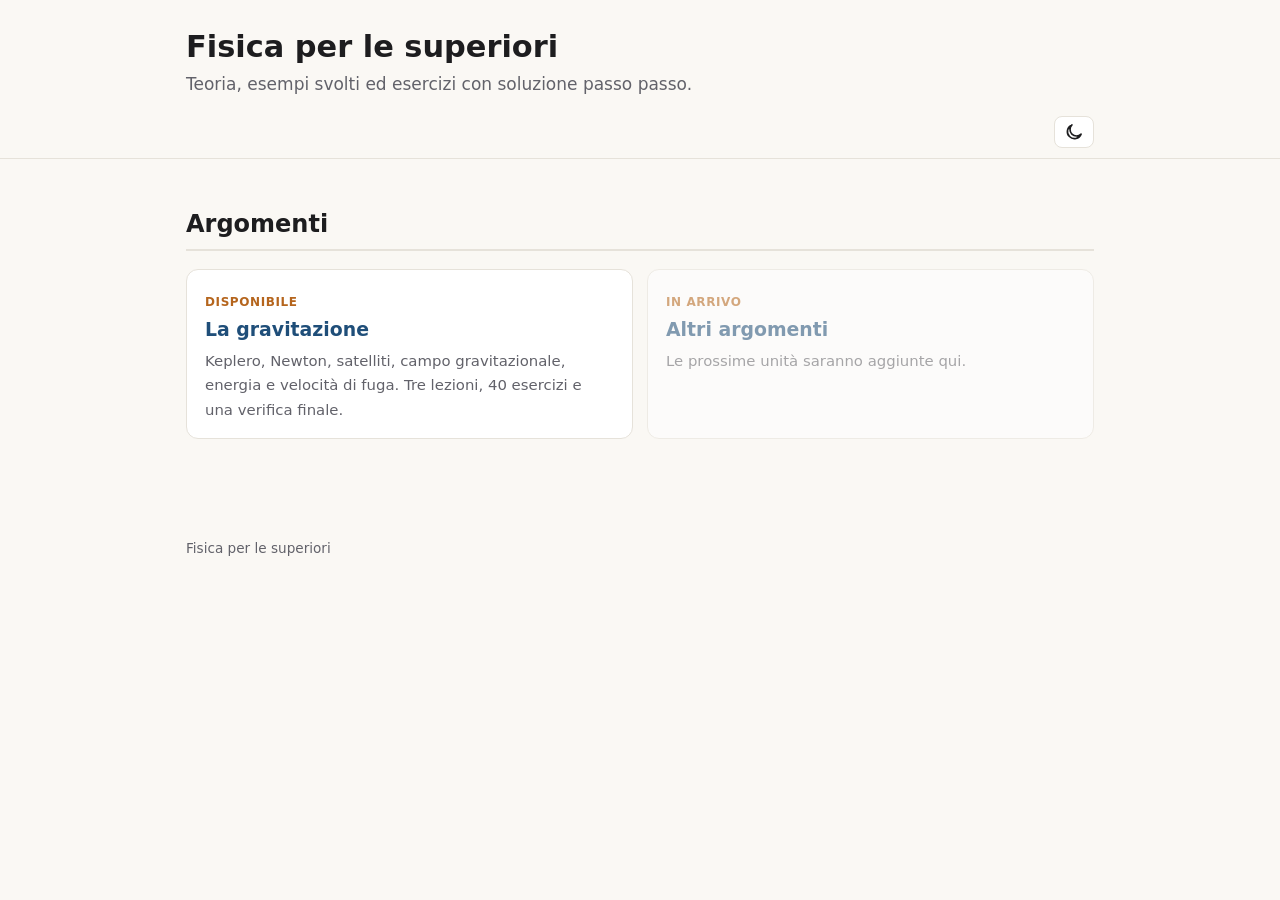
<file: index.html>
<!doctype html>
<html lang="it">
<head>
<meta charset="utf-8">
<meta name="viewport" content="width=device-width, initial-scale=1">
<title>Fisica per le superiori</title>
<link rel="stylesheet" href="assets/style.css">
</head>
<body>
<header class="top">
<h1>Fisica per le superiori</h1>
<p class="sub">Teoria, esempi svolti ed esercizi con soluzione passo passo.</p>
</header>
<nav class="bar"><div class="in">
<span class="sp"></span><button id="theme" title="Passa dal tema chiaro a quello scuro">Tema</button>
</div></nav>
<main>
<h2>Argomenti</h2>
<div class="cards">
<a class="card" href="gravitazione/index.html"><span class="k">Disponibile</span><h3>La gravitazione</h3><p>Keplero, Newton, satelliti, campo gravitazionale, energia e velocità di fuga. Tre lezioni, 40 esercizi e una verifica finale.</p></a>
<div class="card off"><span class="k">In arrivo</span><h3>Altri argomenti</h3><p>Le prossime unità saranno aggiunte qui.</p></div>
</div>
</main>
<footer>Fisica per le superiori</footer>
<script src="assets/site.js"></script>
</body>
</html>
</file>
<file: assets/style.css>
/* Fisica per le superiori: stile comune.
   Colori dei riquadri presi da fisica.cls del corso di Fisica per Medicina. */
:root{
  --bg:#faf8f4; --card:#fff; --ink:#1d1d1f; --mute:#62626a; --line:#e6e2da; --th:#f3efe7;
  --acc:#B5651D; --acc2:#1F4E79;
  --formula:#1F4E79;   --formulaBg:#DCE6F2;
  --esempio:#B5651D;   --esempioBg:#FDF0DF;
  --medica:#2E6B30;    --medicaBg:#E6F0E3;
  --approf:#5B3E8A;    --approfBg:#EEE8F5;
  --attenzione:#A61B1B;--attenzioneBg:#FBE5E3;
  --lampo:#00707A;     --lampoBg:#E0F2F2;
  --richiamo:#4A4A4A;  --richiamoBg:#EFEFEF;
  --ok:#2E6B30; --solBg:#F2F7F4;
}
@media (prefers-color-scheme:dark){
  :root:not([data-theme="light"]){
    --bg:#17171a; --card:#202024; --ink:#ececef; --mute:#a0a0a8; --line:#34343b; --th:#26262b;
    --acc:#E8A060; --acc2:#8DB8E8;
    --formula:#8DB8E8;   --formulaBg:#1A2633;
    --esempio:#E8A060;   --esempioBg:#2E2418;
    --medica:#7CC47F;    --medicaBg:#1B2A1C;
    --approf:#B79BE0;    --approfBg:#251F31;
    --attenzione:#F08A8A;--attenzioneBg:#331C1C;
    --lampo:#5CC8D0;     --lampoBg:#152B2D;
    --richiamo:#C8C8C8;  --richiamoBg:#2A2A2E;
    --ok:#7CC47F; --solBg:#1C2620;
  }
}
:root[data-theme="dark"]{
  --bg:#17171a; --card:#202024; --ink:#ececef; --mute:#a0a0a8; --line:#34343b; --th:#26262b;
  --acc:#E8A060; --acc2:#8DB8E8;
  --formula:#8DB8E8;   --formulaBg:#1A2633;
  --esempio:#E8A060;   --esempioBg:#2E2418;
  --medica:#7CC47F;    --medicaBg:#1B2A1C;
  --approf:#B79BE0;    --approfBg:#251F31;
  --attenzione:#F08A8A;--attenzioneBg:#331C1C;
  --lampo:#5CC8D0;     --lampoBg:#152B2D;
  --richiamo:#C8C8C8;  --richiamoBg:#2A2A2E;
  --ok:#7CC47F; --solBg:#1C2620;
}
*{box-sizing:border-box}
html{scroll-behavior:smooth;scroll-padding-top:70px}
body{margin:0;background:var(--bg);color:var(--ink);font:17px/1.65 system-ui,-apple-system,"Segoe UI",Roboto,sans-serif}
a{color:var(--acc2)}
header.top{max-width:940px;margin:auto;padding:28px 16px 8px}
.crumbs{font-size:.88rem;color:var(--mute);margin-bottom:6px}
.crumbs a{color:var(--mute)}
h1{margin:0 0 4px;font-size:1.9rem;line-height:1.25}
.sub{color:var(--mute);margin:0}
nav.bar{position:sticky;top:0;z-index:5;background:var(--bg);border-bottom:1px solid var(--line)}
nav.bar .in{max-width:940px;margin:auto;display:flex;gap:6px;padding:10px 16px;flex-wrap:wrap;align-items:center}
nav.bar a{padding:6px 13px;border-radius:999px;text-decoration:none;color:var(--ink);border:1px solid var(--line);font-size:.9rem;background:var(--card)}
nav.bar a:hover{border-color:var(--acc)}
nav.bar .sp{flex:1}
nav.bar button{padding:6px 12px;border-radius:8px;border:1px solid var(--line);background:var(--card);color:var(--ink);cursor:pointer;font-size:.85rem}
main{max-width:940px;margin:auto;padding:10px 16px 60px}
h2{font-size:1.5rem;margin:36px 0 8px;padding-bottom:4px;border-bottom:2px solid var(--line)}
h2 .num{color:var(--acc);margin-right:6px}
h3{font-size:1.18rem;margin:26px 0 6px}
.lead{font-size:1.05rem}
.obiettivi{background:var(--card);border:1px solid var(--line);border-radius:12px;padding:12px 18px;margin:16px 0}
.obiettivi b{color:var(--acc)}
.obiettivi ul{margin:4px 0}

/* Riquadri */
.box{border:1px solid var(--c);background:var(--cb);border-radius:6px;margin:18px 0;overflow:hidden}
.box > .bt{background:var(--c);color:#fff;font-weight:700;font-size:.85rem;padding:3px 12px;letter-spacing:.01em}
.box > .bb{padding:8px 14px}
.box > .bb > :first-child{margin-top:4px}
.box > .bb > :last-child{margin-bottom:4px}
.box.formula{--c:var(--formula);--cb:var(--formulaBg)}
.box.esempio{--c:var(--esempio);--cb:var(--esempioBg)}
.box.semplice{--c:var(--medica);--cb:var(--medicaBg)}
.box.approf{--c:var(--approf);--cb:var(--approfBg)}
.box.attenzione{--c:var(--attenzione);--cb:var(--attenzioneBg)}
.box.lampo{--c:var(--lampo);--cb:var(--lampoBg)}
.box.richiamo{--c:var(--richiamo);--cb:var(--richiamoBg)}
@media (prefers-color-scheme:dark){:root:not([data-theme="light"]) .box > .bt{color:#111}}
:root[data-theme="dark"] .box > .bt{color:#111}
.box.formula .bb{text-align:center}
.box.formula .bb p,.box.formula .bb ul{text-align:left}

/* Figure */
.fig{text-align:center;margin:16px 0}
.fig img{max-width:100%;height:auto;background:#fff;border-radius:8px;padding:6px;border:1px solid var(--line)}
.fig svg{max-width:100%;height:auto;color:var(--ink)}
.fig .cap{font-size:.85rem;color:var(--mute);margin-top:4px}
/* Le figure riempiono la colonna fino a un tetto che dipende dalla figura */
.fig img{width:100%}
.fig.w-sm > img,.fig.w-sm > svg{max-width:440px}
.fig.w-md > img,.fig.w-md > svg{max-width:600px}
.fig.w-lg > img,.fig.w-lg > svg{max-width:760px}

/* Tabelle */
table.mini{border-collapse:collapse;margin:10px auto;font-size:.92rem;background:var(--card)}
table.mini td,table.mini th{border:1px solid var(--line);padding:4px 10px;text-align:center}
table.mini th{background:var(--th)}
.tw{overflow-x:auto}

/* Esercizi */
.ex{background:var(--card);border:1px solid var(--line);border-radius:12px;padding:14px 18px;margin:16px 0}
.ex .head{display:flex;gap:10px;align-items:center;flex-wrap:wrap;margin-bottom:4px}
.ex .n{font-weight:800;color:var(--acc2)}
.tag{font-size:.72rem;font-weight:700;letter-spacing:.05em;text-transform:uppercase;color:#fff;background:var(--acc);padding:2px 7px;border-radius:4px}
.tag.pensa{background:var(--approf)}
.tag.sesucc{background:var(--lampo)}
.tag.prova{background:var(--attenzione)}
.tag.dimostra{background:var(--formula)}
@media (prefers-color-scheme:dark){:root:not([data-theme="light"]) .tag{color:#111}}
:root[data-theme="dark"] .tag{color:#111}
.lvl{font-size:.8rem;color:var(--acc);font-weight:600}
.lvl::after{content:attr(data-l)}
.ex p{margin:6px 0}
.ex ul.req{margin:6px 0;padding-left:20px}
.ex ul.req li::marker{color:var(--acc)}
.ex details{margin-top:8px;border-radius:8px;padding:6px 12px}
.ex details.ris{background:var(--th)}
.ex details.sol{background:var(--solBg)}
.ex summary{cursor:pointer;font-weight:600}
.ex details.ris summary{color:var(--acc)}
.ex details.sol summary{color:var(--ok)}
.ex details ol{margin:6px 0;padding-left:22px}
.ex details ol li{margin:4px 0}
.res{font-weight:700;color:var(--ok)}
.note{font-size:.9rem;color:var(--mute)}

/* Home */
.cards{display:grid;grid-template-columns:repeat(auto-fit,minmax(250px,1fr));gap:14px;margin:18px 0}
.card{display:block;background:var(--card);border:1px solid var(--line);border-radius:12px;padding:16px 18px;text-decoration:none;color:var(--ink)}
a.card:hover{border-color:var(--acc)}
.card h3{margin:0 0 4px;color:var(--acc2)}
.card p{margin:0;color:var(--mute);font-size:.93rem}
.card.off{opacity:.55}
.card .k{font-size:.75rem;font-weight:700;text-transform:uppercase;letter-spacing:.05em;color:var(--acc)}
.grid{display:grid;grid-template-columns:repeat(auto-fit,minmax(260px,1fr));gap:12px}
.f{background:var(--card);border:1px solid var(--line);border-radius:10px;padding:10px 14px}
.f h4{margin:0 0 4px;font-size:.95rem;color:var(--acc)}
.pager{display:flex;justify-content:space-between;gap:10px;margin-top:40px;flex-wrap:wrap}
.pager a{padding:10px 16px;border:1px solid var(--line);border-radius:10px;background:var(--card);text-decoration:none}
footer{max-width:940px;margin:auto;padding:20px 16px 40px;color:var(--mute);font-size:.85rem}
mjx-container[display="true"]{overflow-x:auto;overflow-y:hidden;max-width:100%}
@media (max-width:600px){body{font-size:16px} h1{font-size:1.55rem} .ex{padding:12px 13px}}
/* Formule lunghe su schermi stretti: scorre il singolo paragrafo, non la pagina */
main p, main li, main details{overflow-x:auto;overflow-y:hidden}
main details > summary{overflow:visible}
main ul, main ol{padding-left:6px}
main li{list-style-position:inside;margin:3px 0}
.ex ul.req{padding-left:4px}
@media (max-width:700px){
  nav.bar .in{flex-wrap:nowrap;overflow-x:auto;-webkit-overflow-scrolling:touch}
  nav.bar a,nav.bar button{white-space:nowrap;flex:none}
  nav.bar .sp{display:none}
}
@media (max-width:600px){mjx-container{font-size:90% !important}}
/* Ingrandimento delle figure al clic */
.fig > img,.fig > svg{cursor:zoom-in}
.zoom{position:fixed;inset:0;z-index:50;background:rgba(0,0,0,.82);display:flex;align-items:center;justify-content:center;padding:16px;cursor:zoom-out}
.zoom[hidden]{display:none}
.zoom .zc{max-width:min(96vw,1200px);max-height:90vh;width:100%;display:flex;align-items:center;justify-content:center}
.zoom img,.zoom svg{width:100%;height:auto;max-height:90vh;background:#fff;border-radius:10px;padding:10px;color:#1d1d1f;object-fit:contain}
.zoom button{position:absolute;top:12px;right:12px;padding:8px 14px;border-radius:8px;border:0;background:#fff;color:#111;font-size:.95rem;cursor:pointer}
body.zoom-on{overflow:hidden}
#theme{display:inline-flex;align-items:center;justify-content:center;padding:5px 9px;line-height:0}
</file>
